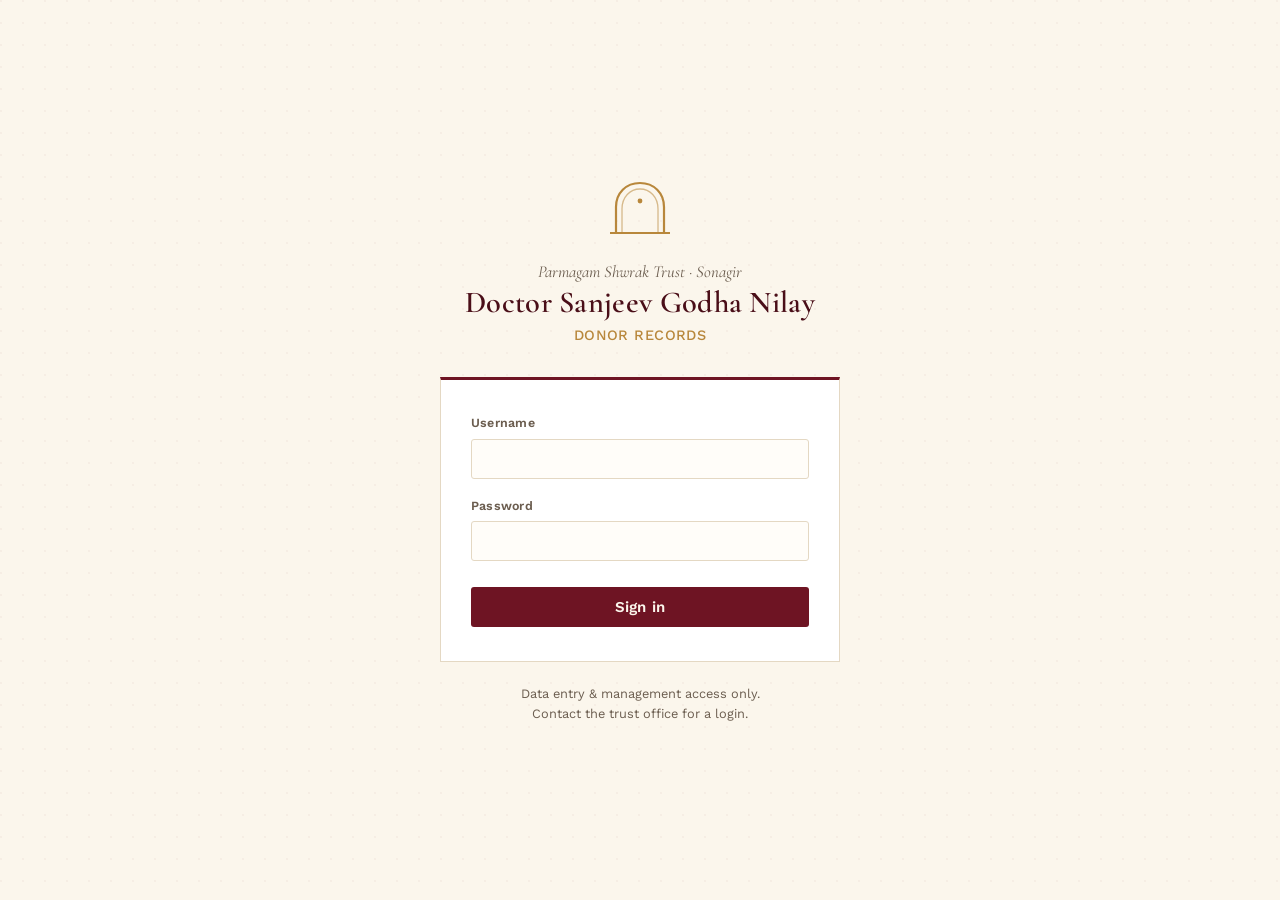
<file: index.html>
<!DOCTYPE html>
<html lang="en">
<head>
<meta charset="UTF-8">
<meta name="viewport" content="width=device-width, initial-scale=1">
<title>Doctor Sanjeev Godha Nilay — Donor Records</title>
<link rel="stylesheet" href="assets/style.css">
</head>
<body>

<div class="login-shell">
  <div class="login-card">
    <div class="arch-mark" id="archMark"></div>
    <div class="login-eyebrow">Parmagam Shwrak Trust · Sonagir</div>
    <h1 class="login-title">Doctor Sanjeev Godha Nilay</h1>
    <div class="login-sub">DONOR RECORDS</div>

    <div class="login-panel">
      <div class="login-error" id="loginError"></div>
      <form id="loginForm">
        <div class="field">
          <label for="u">Username</label>
          <input type="text" id="u" autocomplete="username" required>
        </div>
        <div class="field">
          <label for="p">Password</label>
          <input type="password" id="p" autocomplete="current-password" required>
        </div>
        <button type="submit" class="btn" id="loginBtn">Sign in</button>
      </form>
    </div>

    <div class="login-note">Data entry &amp; management access only.<br>Contact the trust office for a login.</div>
  </div>
</div>

<script src="assets/app.js"></script>
<script>
document.getElementById('archMark').innerHTML = archSVG;

// If already logged in, go straight to the right page.
(function(){
  const s = getSession();
  if (s && s.role) {
    window.location.href = (s.role === 'viewer') ? 'reports.html' : 'entry.html';
  }
})();

document.getElementById('loginForm').addEventListener('submit', async function(e){
  e.preventDefault();
  const errEl = document.getElementById('loginError');
  const btn = document.getElementById('loginBtn');
  errEl.classList.remove('show');

  const u = document.getElementById('u').value.trim();
  const p = document.getElementById('p').value;

  if (API_URL.indexOf('PASTE_YOUR') === 0) {
    errEl.textContent = 'The site is not connected to Google Sheets yet. See README.md — paste your Apps Script URL into assets/app.js.';
    errEl.classList.add('show');
    return;
  }

  btn.disabled = true; btn.textContent = 'Signing in…';
  try {
    const result = await apiPost({ action: 'login', u, p });
    if (result.ok) {
      saveSession({ u, p, role: result.role, name: result.name });
      window.location.href = (result.role === 'viewer') ? 'reports.html' : 'entry.html';
    } else {
      errEl.textContent = result.error || 'Sign in failed.';
      errEl.classList.add('show');
    }
  } catch (err) {
    errEl.textContent = 'Could not reach the server. Please check your internet connection and try again.';
    errEl.classList.add('show');
  } finally {
    btn.disabled = false; btn.textContent = 'Sign in';
  }
});
</script>
</body>
</html>
</file>
<file: assets/style.css>
@import url('https://fonts.googleapis.com/css2?family=Cormorant+Garamond:ital,wght@0,500;0,600;0,700;1,500&family=Work+Sans:wght@400;500;600&display=swap');

:root{
  --bg: #FBF6EC;
  --surface: #FFFFFF;
  --ink: #2B2018;
  --ink-soft: #6B5D4F;
  --maroon: #6E1423;
  --maroon-dark: #4A0E18;
  --gold: #B8873B;
  --gold-light: #E4C57E;
  --sage: #4F6C57;
  --line: #E4D8C3;
  --danger: #A23B2E;

  --font-display: 'Cormorant Garamond', serif;
  --font-body: 'Work Sans', sans-serif;

  --radius-s: 3px;
  --shadow-card: 0 1px 0 var(--line);
}

*{ box-sizing: border-box; }
html,body{ height:100%; }
body{
  margin:0;
  background: var(--bg);
  color: var(--ink);
  font-family: var(--font-body);
  font-size: 15px;
  line-height: 1.5;
  -webkit-font-smoothing: antialiased;
}

body::before{
  content:'';
  position: fixed;
  inset:0;
  pointer-events:none;
  background-image:
    radial-gradient(circle at 1px 1px, rgba(110,20,35,0.035) 1px, transparent 0);
  background-size: 22px 22px;
  z-index:0;
}

h1,h2,h3{
  font-family: var(--font-display);
  font-weight:600;
  color: var(--maroon-dark);
  margin:0 0 .3em 0;
  letter-spacing:.01em;
}
h1{ font-size: 2.1rem; }
h2{ font-size: 1.5rem; }
h3{ font-size: 1.15rem; }
p{ margin: 0 0 1em 0; color: var(--ink-soft); }

a{ color: var(--maroon); }

button, input, select, textarea{ font-family: inherit; font-size: inherit; }

/* ---------- Arch motif ---------- */
.arch-mark{
  width: 64px;
  height: 64px;
  margin: 0 auto 18px auto;
  display:block;
  color: var(--gold);
}

/* ---------- Login page ---------- */
.login-shell{
  min-height:100vh;
  display:flex;
  align-items:center;
  justify-content:center;
  padding: 32px 20px;
  position:relative;
  z-index:1;
}
.login-card{
  width:100%;
  max-width: 400px;
  text-align:center;
}
.login-eyebrow{
  font-family: var(--font-display);
  font-style: italic;
  color: var(--ink-soft);
  font-size: 1.05rem;
  margin-bottom: 2px;
}
.login-title{
  font-size: 1.9rem;
  line-height:1.15;
  margin-bottom: 4px;
}
.login-sub{
  font-size:.9rem;
  letter-spacing:.03em;
  color: var(--gold);
  font-weight:500;
  margin-bottom: 30px;
}
.login-panel{
  background: var(--surface);
  border: 1px solid var(--line);
  border-top: 3px solid var(--maroon);
  padding: 34px 30px;
  text-align:left;
}
.login-panel .field{ margin-bottom: 18px; }
.login-panel .field:last-of-type{ margin-bottom: 26px; }
.login-note{
  margin-top: 22px;
  font-size:.8rem;
  color: var(--ink-soft);
  text-align:center;
}
.login-error{
  display:none;
  background: #FCEDEA;
  border: 1px solid #E7B9AE;
  color: var(--danger);
  padding: 10px 14px;
  font-size:.85rem;
  margin-bottom: 18px;
}
.login-error.show{ display:block; }

/* ---------- Form fields ---------- */
label{
  display:block;
  font-size:.78rem;
  font-weight:600;
  letter-spacing:.02em;
  color: var(--ink-soft);
  margin-bottom: 6px;
}
input[type=text], input[type=email], input[type=tel], input[type=password],
input[type=number], input[type=date], select, textarea{
  width:100%;
  padding: 10px 12px;
  border: 1px solid var(--line);
  background: #FFFDF9;
  color: var(--ink);
  border-radius: var(--radius-s);
  transition: border-color .15s ease;
}
input:focus, select:focus, textarea:focus{
  outline:none;
  border-color: var(--maroon);
}
textarea{ resize: vertical; min-height: 70px; }

.btn{
  display:inline-flex;
  align-items:center;
  justify-content:center;
  gap:8px;
  padding: 11px 22px;
  background: var(--maroon);
  color: #FBF6EC;
  border: none;
  border-radius: var(--radius-s);
  font-weight:600;
  letter-spacing:.01em;
  cursor:pointer;
  width:100%;
  transition: background .15s ease;
}
.btn:hover{ background: var(--maroon-dark); }
.btn:disabled{ opacity:.6; cursor:default; }
.btn-secondary{
  background: transparent;
  color: var(--maroon);
  border: 1px solid var(--line);
  width:auto;
}
.btn-secondary:hover{ background: #F4EADC; }
.btn-gold{ background: var(--gold); color: var(--maroon-dark); }
.btn-gold:hover{ background: var(--gold-light); }

/* ---------- App shell (sidebar + content) ---------- */
.app-shell{ display:flex; min-height:100vh; position:relative; z-index:1; }
.sidebar{
  width: 230px;
  flex-shrink:0;
  background: var(--maroon-dark);
  color: #F3E6D8;
  padding: 26px 20px;
  display:flex;
  flex-direction:column;
}
.sidebar-mark{ width: 40px; height:40px; color: var(--gold-light); margin-bottom: 14px; }
.sidebar-title{
  font-family: var(--font-display);
  font-size: 1.25rem;
  line-height:1.2;
  color: #FBF6EC;
  margin-bottom: 2px;
}
.sidebar-sub{
  font-size:.72rem;
  color: var(--gold-light);
  letter-spacing:.02em;
  margin-bottom: 34px;
}
.sidebar-nav{ display:flex; flex-direction:column; gap:2px; margin-bottom:auto; }
.sidebar-nav a{
  display:block;
  padding: 10px 12px;
  color: #E9DCCB;
  text-decoration:none;
  font-size:.9rem;
  border-left: 2px solid transparent;
}
.sidebar-nav a:hover{ background: rgba(255,255,255,.05); }
.sidebar-nav a.active{
  border-left-color: var(--gold);
  color: #FBF6EC;
  background: rgba(255,255,255,.06);
  font-weight:600;
}
.sidebar-user{
  border-top: 1px solid rgba(255,255,255,.12);
  padding-top: 16px;
  font-size:.8rem;
}
.sidebar-user .name{ color:#FBF6EC; font-weight:600; display:block; margin-bottom:1px; }
.sidebar-user .role{ color: var(--gold-light); display:block; margin-bottom: 12px; text-transform:capitalize; }
.sidebar-user button{
  background:none; border:none; color:#E9DCCB; padding:0; cursor:pointer;
  font-size:.8rem; text-decoration:underline; text-underline-offset:2px;
}

.content{ flex:1; padding: 36px 44px; max-width: 1100px; }
.page-head{ margin-bottom: 30px; }
.page-head .kicker{ color: var(--gold); font-weight:600; font-size:.8rem; letter-spacing:.02em; margin-bottom:2px; }

/* ---------- Panels / sections ---------- */
.panel{
  background: var(--surface);
  border: 1px solid var(--line);
  padding: 26px 28px;
  margin-bottom: 22px;
}
.panel-head{
  border-bottom: 1px solid var(--line);
  padding-bottom: 10px;
  margin-bottom: 20px;
}
.grid2{ display:grid; grid-template-columns: 1fr 1fr; gap: 18px 20px; }
.grid3{ display:grid; grid-template-columns: 1fr 1fr 1fr; gap: 18px 20px; }
.field{ margin-bottom: 4px; }
.field-full{ grid-column: 1 / -1; }
.hint{ font-size:.75rem; color: var(--ink-soft); margin-top:4px; }

/* ---------- Family member rows ---------- */
.family-row{
  display:grid;
  grid-template-columns: 1fr 1fr 1fr auto;
  gap: 10px;
  margin-bottom: 10px;
  align-items:end;
}
.family-row label{ display:none; }
.family-row:first-of-type label{ display:block; }
.remove-row{
  background:none; border:1px solid var(--line); color: var(--danger);
  width:38px; height:38px; cursor:pointer; border-radius: var(--radius-s);
  font-size:1rem; line-height:1;
}
.add-row-link{
  background:none; border:none; color: var(--maroon); font-weight:600;
  cursor:pointer; padding:8px 0; font-size:.85rem;
}

/* ---------- Toasts ---------- */
.toast{
  position: fixed; top: 22px; right: 22px; z-index: 50;
  background: var(--sage); color: #fff; padding: 13px 18px;
  border-radius: var(--radius-s); font-size:.88rem;
  box-shadow: 0 4px 14px rgba(0,0,0,.15);
  transform: translateY(-8px); opacity:0; pointer-events:none;
  transition: all .2s ease;
  max-width: 320px;
}
.toast.show{ transform: translateY(0); opacity:1; }
.toast.error{ background: var(--danger); }

/* ---------- Reports: stat strip ---------- */
.stat-strip{ display:grid; grid-template-columns: repeat(4,1fr); gap: 1px; background: var(--line); border:1px solid var(--line); margin-bottom: 26px; }
.stat{ background: var(--surface); padding: 18px 20px; }
.stat .label{ font-size:.75rem; color: var(--ink-soft); font-weight:600; margin-bottom:6px; }
.stat .value{ font-family: var(--font-display); font-size: 1.9rem; color: var(--maroon-dark); font-weight:600; }
.stat .value small{ font-size:1rem; font-weight:500; color: var(--ink-soft); }

/* ---------- Chart ---------- */
.chart-wrap{ overflow-x:auto; }

/* ---------- Toolbar / filters ---------- */
.toolbar{ display:flex; gap:12px; align-items:flex-end; flex-wrap:wrap; margin-bottom: 18px; }
.toolbar .field{ min-width: 160px; }
.toolbar .grow{ flex:1; min-width: 220px; }

/* ---------- Table ---------- */
.table-wrap{ overflow-x:auto; border:1px solid var(--line); }
table{ width:100%; border-collapse: collapse; font-size:.85rem; }
thead th{
  text-align:left; background:#F4EADC; color: var(--maroon-dark);
  font-weight:600; padding: 10px 12px; white-space:nowrap;
  border-bottom: 1px solid var(--line);
  position: sticky; top:0;
}
tbody td{ padding: 10px 12px; border-bottom: 1px solid var(--line); vertical-align:top; }
tbody tr:hover{ background: #FBF6EC; }
tbody tr:last-child td{ border-bottom:none; }
.amount-cell{ font-weight:600; color: var(--maroon-dark); white-space:nowrap; }
.empty-state{ padding: 50px 20px; text-align:center; color: var(--ink-soft); }
.empty-state h3{ color: var(--ink-soft); }

.pill{ display:inline-block; padding:2px 9px; font-size:.72rem; font-weight:600; border-radius: 20px; }
.pill-cash{ background:#EFE6D6; color:#7A5B22; }
.pill-cheque{ background:#E3E9E2; color: var(--sage); }
.pill-upi{ background:#E4EAF0; color:#3E5F7A; }

@media (max-width: 880px){
  .app-shell{ flex-direction:column; }
  .sidebar{ width:auto; flex-direction:row; align-items:center; padding:14px 18px; gap:14px; }
  .sidebar-mark{ margin-bottom:0; }
  .sidebar-title{ font-size:1.05rem; }
  .sidebar-sub{ display:none; }
  .sidebar-nav{ flex-direction:row; margin-bottom:0; }
  .sidebar-user{ display:none; }
  .content{ padding: 24px 20px; }
  .grid2, .grid3{ grid-template-columns: 1fr; }
  .stat-strip{ grid-template-columns: 1fr 1fr; }
  .family-row{ grid-template-columns: 1fr; }
}
</file>
